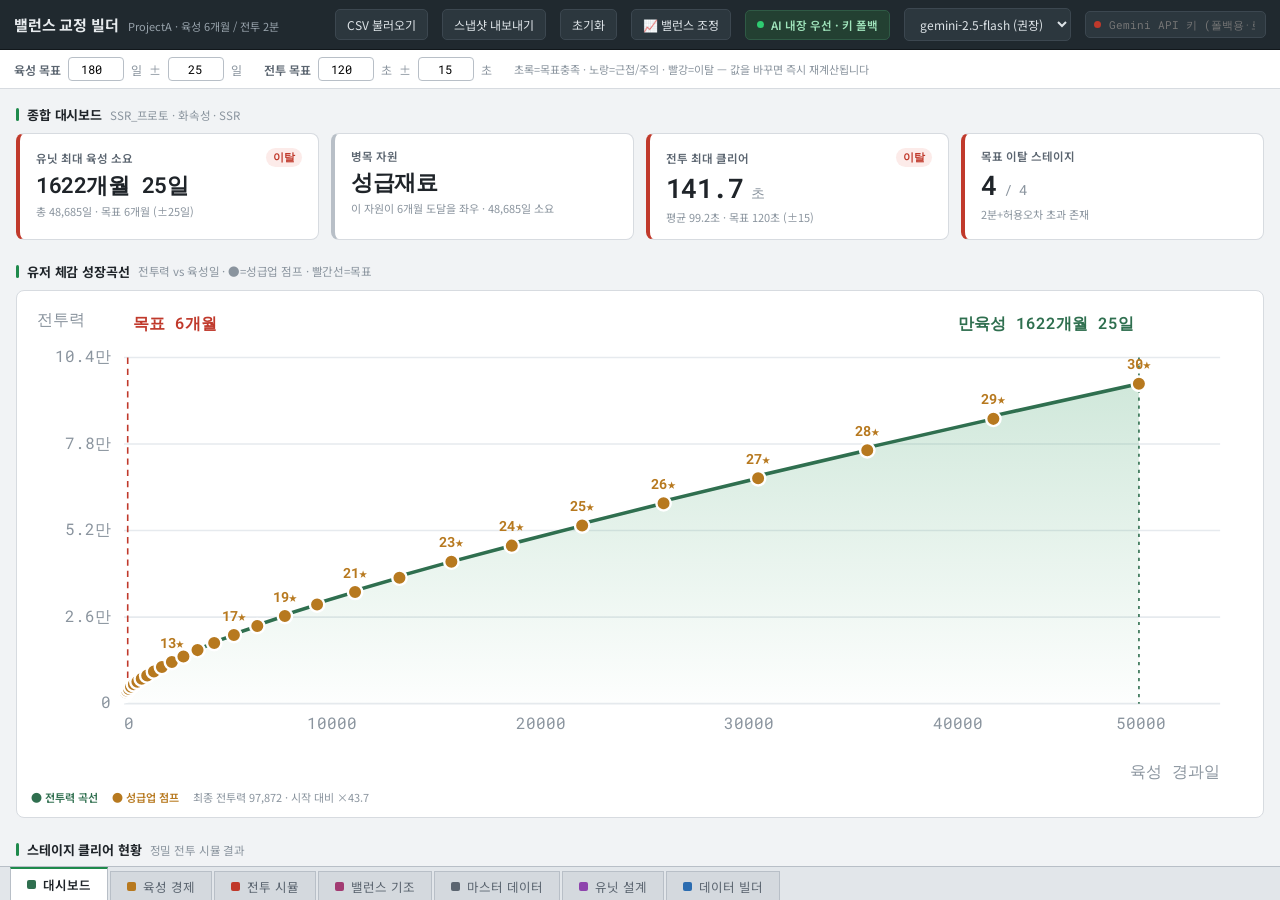
<file: index.html>
<!DOCTYPE html>
<html lang="ko">
<head>
<meta charset="UTF-8">
<meta name="viewport" content="width=device-width, initial-scale=1.0">
<meta http-equiv="Cache-Control" content="no-cache">
<link rel="icon" href="data:,">
<title>ProjectA 밸런스 교정 빌더</title>
<link rel="preconnect" href="https://fonts.googleapis.com">
<link rel="preconnect" href="https://fonts.gstatic.com" crossorigin>
<link href="https://fonts.googleapis.com/css2?family=Noto+Sans+KR:wght@400;500;600;700&family=Roboto+Mono:wght@400;500;600&display=swap" rel="stylesheet">
<link rel="stylesheet" href="css/builder.css?v=13">
</head>
<body>

  <!-- 상단 툴바 -->
  <div class="toolbar">
    <div class="brand"><b>밸런스 교정 빌더</b><span>ProjectA · 육성 6개월 / 전투 2분</span></div>
    <div class="spacer"></div>
    <button class="tbtn" id="btn-import">CSV 불러오기</button>
    <button class="tbtn" id="btn-export">스냅샷 내보내기</button>
    <button class="tbtn" id="btn-reset">초기화</button>
    <button class="tbtn" id="btn-cgdock" title="그래프로 값을 조정해 모든 탭에 일괄 적용">📈 밸런스 조정</button>
    <span class="aibadge" title="Claude Design 환경에서는 내장 AI를 자동 사용하고, 독립 실행 시 아래 Gemini 키로 폴백합니다"><span class="dot on"></span>AI 내장 우선 · 키 폴백</span>
    <!-- 독립 실행(file:// · 일반 서버) 폴백용 — 내장 AI(window.claude)가 있으면 이 값은 무시됨 -->
    <select id="model" class="tbtn" title="폴백 시 사용할 Gemini 모델" style="appearance:auto">
      <option value="gemini-2.5-flash">gemini-2.5-flash (권장)</option>
      <option value="gemini-2.5-flash-lite">gemini-2.5-flash-lite</option>
      <option value="gemini-2.5-pro">gemini-2.5-pro</option>
    </select>
    <div class="keypill" title="독립 실행 시 사용할 Google Gemini API 키 — 내장 AI가 있으면 무시됩니다"><span class="dot" id="keydot"></span><input id="apikey" type="password" placeholder="Gemini API 키 (폴백용·로컬 저장)" autocomplete="off"></div>
  </div>

  <!-- 목표바 -->
  <div class="targetbar" id="targetbar">
    <div class="grp"><label>육성 목표</label><input type="number" data-path="targets.maxDays" value="180"><span class="unit">일</span>
      <span class="vtxt">±</span><input type="number" data-path="targets.daysTol" value="25"><span class="unit">일</span></div>
    <div class="grp"><label>전투 목표</label><input type="number" data-path="targets.clearSec" value="120"><span class="unit">초</span>
      <span class="vtxt">±</span><input type="number" data-path="targets.clearTol" value="15"><span class="unit">초</span></div>
    <div class="grp muted" style="font-size:11px">초록=목표충족 · 노랑=근접/주의 · 빨강=이탈 — 값을 바꾸면 즉시 재계산됩니다</div>
  </div>

  <!-- 본문 -->
  <div class="sheet" id="sheet"></div>

  <!-- 시트탭 -->
  <div class="sheettabs">
    <div class="tab active" data-tab="dashboard"><span class="ico" style="background:#2f6f4f"></span>대시보드</div>
    <div class="tab" data-tab="economy"><span class="ico" style="background:#b7791f"></span>육성 경제</div>
    <div class="tab" data-tab="combat"><span class="ico" style="background:#c0392b"></span>전투 시뮬</div>
    <div class="tab" data-tab="doctrine"><span class="ico" style="background:#a23b72"></span>밸런스 기조</div>
    <div class="tab" data-tab="master"><span class="ico" style="background:#5b6570"></span>마스터 데이터</div>
    <div class="tab" data-tab="units"><span class="ico" style="background:#8e44ad"></span>유닛 설계</div>
    <div class="tab" data-tab="builder"><span class="ico" style="background:#2b6cb0"></span>데이터 빌더</div>
  </div>

  <!-- CSV 임포트 모달 -->
  <div class="modal-bg" id="importModal">
    <div class="modal">
      <span class="modal-close">&times;</span>
      <h3>CSV 마스터 불러오기</h3>
      <p class="hint" style="margin-top:0">4-Row 헤더(타입 / 스코프 / 필드명 / 데이터) 규칙의 CSV를 지원합니다. UnitMaster · UnitLevelUpCostMaster · StarUpCostMaster 등은 곡선/테이블에 자동 매핑되고, 나머지는 [마스터 데이터] 탭에 보관됩니다.</p>
      <div class="drop" id="dropzone">CSV 파일을 여기에 끌어다 놓거나 클릭해 선택<br><span class="muted" style="font-size:11px">여러 파일 동시 가능</span></div>
      <input type="file" id="fileInput" accept=".csv" multiple style="display:none">
      <div class="filelist" id="importList"></div>
    </div>
  </div>

  <div class="toast" id="toast"></div>

  <!-- 전역 밸런스 조정 패널(곡선·일괄·열) — 모든 탭에서 사용 -->
  <div id="cgdock"></div>

  <script src="js/data.js?v=13"></script>
  <script src="js/schema.js?v=13"></script>
  <script src="js/builder.js?v=13"></script>
  <script src="js/doctrine.js?v=13"></script>
  <script src="js/economy.js?v=13"></script>
  <script src="js/combat.js?v=13"></script>
  <script src="js/units.js?v=13"></script>
  <script src="js/gemini.js?v=13"></script>
  <script src="js/render.js?v=13"></script>
  <script src="js/render2.js?v=13"></script>
  <script src="js/render_units.js?v=13"></script>
  <script src="js/render_builder.js?v=13"></script>
  <script src="js/render_doctrine.js?v=13"></script>
  <script src="js/app.js?v=13"></script>
</body>
</html>
</file>
<file: css/builder.css>
/* ============================================================
   builder.css — 라이트 스프레드시트(엑셀형) UI
   ============================================================ */
:root {
  --bg: #f1f3f5;
  --panel: #ffffff;
  --grid: #d7dbe0;
  --grid-strong: #b8bfc7;
  --head: #f4f6f8;
  --head-2: #eaeef2;
  --ink: #1f2429;
  --ink-2: #5b6570;
  --ink-3: #8a949e;
  --accent: #2f6f4f;          /* 차분한 그린 */
  --accent-ink: #1f8a4c;
  --sel: #2563eb;
  --sel-bg: #e8f0fe;
  --ok: #1f8a4c;   --ok-bg: #e6f6ec;
  --warn: #b7791f; --warn-bg: #fdf3e0;
  --bad: #c0392b;  --bad-bg: #fcebe9;
  --mono: "Roboto Mono", ui-monospace, "SFMono-Regular", Menlo, Consolas, monospace;
  --sans: "Noto Sans KR", -apple-system, "Segoe UI", Roboto, sans-serif;
  --row-h: 30px;
}

* { box-sizing: border-box; }
html, body { margin: 0; height: 100%; }
body {
  font-family: var(--sans);
  background: var(--bg);
  color: var(--ink);
  font-size: 13px;
  display: flex; flex-direction: column;
  height: 100vh; overflow: hidden;
  -webkit-font-smoothing: antialiased;
}

/* ---------- 상단 툴바 ---------- */
.toolbar {
  display: flex; align-items: center; gap: 14px;
  padding: 8px 14px;
  background: #20292f; color: #e7ebee;
  border-bottom: 1px solid #11171b;
  flex-shrink: 0;
}
.toolbar .brand { display: flex; align-items: baseline; gap: 9px; }
.toolbar .brand b { font-size: 15px; font-weight: 700; letter-spacing: -0.01em; }
.toolbar .brand span { font-size: 11px; color: #97a2ab; }
.toolbar .spacer { flex: 1; }
.toolbar .tbtn {
  font-family: var(--sans); font-size: 12px;
  background: #2c373e; color: #dde3e7; border: 1px solid #3c4750;
  padding: 6px 11px; border-radius: 5px; cursor: pointer; white-space: nowrap;
}
.toolbar .tbtn:hover { background: #36434b; }
.toolbar .tbtn.primary { background: var(--accent-ink); border-color: var(--accent-ink); color: #fff; font-weight: 600; }
.toolbar .tbtn.primary:hover { filter: brightness(1.08); }
.toolbar .keypill {
  display: flex; align-items: center; gap: 6px;
  background: #2c373e; border: 1px solid #3c4750; border-radius: 5px; padding: 4px 8px;
}
.toolbar .keypill input {
  background: transparent; border: none; color: #dde3e7; font-family: var(--mono);
  font-size: 11px; width: 150px; outline: none;
}
.toolbar .keypill .dot { width: 7px; height: 7px; border-radius: 50%; background: #c0392b; }
.toolbar .keypill .dot.on { background: #2ecc71; }
.toolbar .aibadge { display: flex; align-items: center; gap: 7px; background: #234032; color: #9fe3bb;
  border: 1px solid #2f5a45; border-radius: 5px; padding: 6px 11px; font-size: 11.5px; font-weight: 600; white-space: nowrap; }
.toolbar .aibadge .dot { width: 7px; height: 7px; border-radius: 50%; background: #2ecc71; }

/* ---------- 목표바 ---------- */
.targetbar {
  display: flex; align-items: center; gap: 22px;
  padding: 7px 14px; background: #fff; border-bottom: 1px solid var(--grid);
  flex-shrink: 0; font-size: 12px; flex-wrap: wrap;
}
.targetbar .grp { display: flex; align-items: center; gap: 7px; }
.targetbar label { color: var(--ink-2); font-weight: 600; }
.targetbar input { width: 56px; font-family: var(--mono); font-size: 12px;
  border: 1px solid var(--grid-strong); border-radius: 4px; padding: 3px 6px; text-align: right; }
.targetbar .unit { color: var(--ink-3); }
.targetbar .vtxt { color: var(--ink-3); }

/* ---------- 본문 ---------- */
.sheet { flex: 1; overflow: auto; padding: 16px; }
.sheet-inner { max-width: 1500px; margin: 0 auto; }

/* ---------- 시트탭(엑셀 하단) ---------- */
.sheettabs {
  display: flex; align-items: stretch; gap: 2px;
  background: #e2e6ea; border-top: 1px solid var(--grid-strong);
  padding: 0 10px; flex-shrink: 0; height: 34px;
}
.sheettabs .tab {
  display: flex; align-items: center; gap: 7px;
  padding: 0 16px; font-size: 12.5px; color: var(--ink-2); cursor: pointer;
  background: #d4d9de; border: 1px solid var(--grid-strong); border-bottom: none;
  border-radius: 0 0 0 0; margin-top: 4px;
}
.sheettabs .tab .ico { width: 9px; height: 9px; border-radius: 2px; }
.sheettabs .tab.active { background: #fff; color: var(--ink); font-weight: 600; margin-top: 0; border-top: 2px solid var(--accent-ink); }

/* ---------- 카드/섹션 ---------- */
.section { margin-bottom: 22px; }
.section > h2 {
  font-size: 13px; font-weight: 700; color: var(--ink); margin: 0 0 9px;
  display: flex; align-items: center; gap: 8px; letter-spacing: -0.01em;
}
.section > h2 .sub { font-weight: 400; color: var(--ink-3); font-size: 11.5px; }
.section > h2::before { content: ""; width: 3px; height: 13px; background: var(--accent-ink); border-radius: 2px; }

.cards { display: grid; grid-template-columns: repeat(auto-fit, minmax(210px, 1fr)); gap: 12px; }
.card {
  background: var(--panel); border: 1px solid var(--grid); border-radius: 8px; padding: 14px 16px;
}
.card .k { font-size: 11.5px; color: var(--ink-2); font-weight: 600; margin-bottom: 6px; display: flex; align-items: center; justify-content: space-between; }
.card .v { font-family: var(--mono); font-size: 27px; font-weight: 600; line-height: 1.1; letter-spacing: -0.02em; }
.card .v small { font-size: 14px; color: var(--ink-3); font-weight: 400; }
.card .meta { font-size: 11px; color: var(--ink-3); margin-top: 6px; }
.card.kpi { border-left: 4px solid var(--grid-strong); }
.card.kpi.ok { border-left-color: var(--ok); }
.card.kpi.warn { border-left-color: var(--warn); }
.card.kpi.bad { border-left-color: var(--bad); }

.badge { font-size: 10.5px; font-weight: 700; padding: 2px 7px; border-radius: 20px; font-family: var(--mono); }
.badge.ok { background: var(--ok-bg); color: var(--ok); }
.badge.warn { background: var(--warn-bg); color: var(--warn); }
.badge.bad { background: var(--bad-bg); color: var(--bad); }

/* ---------- 그리드 테이블 ---------- */
.grid {
  background: var(--panel); border: 1px solid var(--grid-strong); border-radius: 6px; overflow: hidden;
  width: 100%; border-collapse: collapse; font-size: 12.5px;
}
.grid th, .grid td {
  border: 1px solid var(--grid); padding: 0 9px; height: var(--row-h);
  text-align: right; white-space: nowrap;
}
.grid thead th {
  background: var(--head); color: var(--ink-2); font-weight: 600; font-size: 11.5px;
  position: sticky; top: 0; z-index: 2; text-align: right;
}
.grid th.l, .grid td.l { text-align: left; }
.grid td.num, .grid th.num { font-family: var(--mono); }
.grid tbody tr:hover { background: #f7fafc; }
.grid td.total, .grid tfoot td { background: var(--head-2); font-weight: 700; font-family: var(--mono); }
.grid tfoot td.l { font-family: var(--sans); }
.grid .corner { background: var(--head-2); }

/* 편집 가능 셀 */
.grid td.edit { background: #fffdf4; cursor: text; position: relative; }
.grid td.edit:hover { background: #fff8df; }
.grid td.edit input {
  width: 100%; border: none; background: transparent; font-family: var(--mono); font-size: 12.5px;
  text-align: right; outline: none; color: var(--sel); padding: 0;
}
.grid td.edit:focus-within { box-shadow: inset 0 0 0 2px var(--sel); background: var(--sel-bg); }

.grid td.st-ok { background: var(--ok-bg); color: var(--ok); font-weight: 700; }
.grid td.st-warn { background: var(--warn-bg); color: var(--warn); font-weight: 700; }
.grid td.st-bad { background: var(--bad-bg); color: var(--bad); font-weight: 700; }

/* 미니 바 */
.bar { height: 8px; background: #eceff2; border-radius: 4px; overflow: hidden; min-width: 80px; }
.bar > i { display: block; height: 100%; border-radius: 4px; }
.bar.ok > i { background: var(--ok); }
.bar.warn > i { background: var(--warn); }
.bar.bad > i { background: var(--bad); }

/* 서브 컨트롤 */
.row { display: flex; gap: 16px; align-items: flex-start; flex-wrap: wrap; }
.col { flex: 1; min-width: 280px; }
.tinp { font-family: var(--mono); font-size: 12px; border: 1px solid var(--grid-strong); border-radius: 4px; padding: 4px 7px; width: 90px; text-align: right; }
.seg { display: inline-flex; border: 1px solid var(--grid-strong); border-radius: 5px; overflow: hidden; }
.seg button { font-family: var(--sans); font-size: 12px; background: #fff; border: none; padding: 5px 12px; cursor: pointer; color: var(--ink-2); }
.seg button.active { background: var(--accent-ink); color: #fff; font-weight: 600; }
.seg button + button { border-left: 1px solid var(--grid-strong); }

.btn { font-family: var(--sans); font-size: 12px; background: #fff; border: 1px solid var(--grid-strong);
  padding: 6px 12px; border-radius: 5px; cursor: pointer; color: var(--ink); }
.btn:hover { background: #f3f5f7; }
.btn.accent { background: var(--accent-ink); border-color: var(--accent-ink); color: #fff; font-weight: 600; }
.btn.accent:hover { filter: brightness(1.08); }
.btn:disabled { opacity: .5; cursor: not-allowed; }

/* AI 패널 */
.ai {
  background: linear-gradient(180deg, #fbfdfc, #f6faf8);
  border: 1px solid #cfe3d8; border-radius: 8px; padding: 14px 16px;
}
.ai h3 { margin: 0 0 4px; font-size: 12.5px; display: flex; align-items: center; gap: 8px; }
.ai h3 .g { font-family: var(--mono); font-size: 10px; background: #1f8a4c; color: #fff; padding: 2px 6px; border-radius: 4px; }
.ai .out { font-size: 12.5px; line-height: 1.65; color: var(--ink); margin-top: 10px; white-space: pre-wrap; }
.ai .out.empty { color: var(--ink-3); font-style: italic; }
.ai .out h2 { font-size: 13px; margin: 12px 0 5px; }
.ai .out ul, .ai .out ol { margin: 6px 0; padding-left: 20px; }
.ai .out code { font-family: var(--mono); background: #eef3f0; padding: 1px 4px; border-radius: 3px; }
.ai .sugg { border: 1px solid var(--grid); border-radius: 6px; padding: 9px 11px; margin-top: 8px; background: #fff; }
.ai .sugg .top { display: flex; justify-content: space-between; gap: 8px; align-items: baseline; }
.ai .sugg .area { font-family: var(--mono); font-size: 10px; padding: 1px 6px; border-radius: 4px; background: #e8f0fe; color: var(--sel); }
.ai .sugg .act { font-weight: 700; }
.ai .sugg .why { font-size: 11.5px; color: var(--ink-2); margin-top: 3px; }
.ai .sugg.applied { background: #f3fbf6; border-color: #bfe3cd; }
.sgbar { display: flex; align-items: center; gap: 10px; margin: 10px 0 4px; flex-wrap: wrap; }
.ai .sugg .sgfoot { display: flex; align-items: center; justify-content: space-between; gap: 10px; margin-top: 8px; flex-wrap: wrap; }
.sgcode { font-family: var(--mono); font-size: 10.5px; background: #eef3f0; padding: 2px 6px; border-radius: 4px; color: var(--ink); }
.sgdelta { font-family: var(--mono); font-size: 11.5px; color: var(--ink-2); }
.sgdelta b { color: var(--accent-ink); }
.sgbtn { padding: 4px 14px; font-size: 11.5px; }
.sgdone { font-size: 11.5px; color: var(--accent-ink); font-weight: 700; }
.ai .sugg .sgpatch { font-size: 11px; }
.spin { display: inline-block; width: 13px; height: 13px; border: 2px solid #cfe3d8; border-top-color: var(--accent-ink);
  border-radius: 50%; animation: sp 0.7s linear infinite; vertical-align: -2px; }
@keyframes sp { to { transform: rotate(360deg); } }

/* 전투 타임라인 */
.timeline { display: flex; flex-direction: column; gap: 5px; }
.tl-row { display: grid; grid-template-columns: 64px 1fr 60px; align-items: center; gap: 9px; font-size: 11.5px; }
.tl-track { height: 16px; background: #eceff2; border-radius: 4px; position: relative; overflow: hidden; }
.tl-seg { position: absolute; top: 0; height: 100%; border-right: 1px solid #fff; display: flex; align-items: center; padding-left: 5px; font-size: 9.5px; color: #fff; font-family: var(--mono); }
.tl-target { position: absolute; top: -2px; height: 20px; width: 2px; background: #c0392b; z-index: 3; }
.tl-target::after { content: "2분"; position: absolute; top: -13px; left: 3px; font-size: 9px; color: #c0392b; font-family: var(--mono); }

.muted { color: var(--ink-3); }
.mono { font-family: var(--mono); }
.hint { font-size: 11px; color: var(--ink-3); margin-top: 6px; }
.toast { position: fixed; bottom: 50px; left: 50%; transform: translateX(-50%); background: #20292f; color: #fff;
  padding: 9px 16px; border-radius: 7px; font-size: 12.5px; z-index: 100; opacity: 0; transition: opacity .2s, transform .2s; pointer-events: none; }
.toast.show { opacity: 1; transform: translateX(-50%) translateY(-4px); }

/* 모달 */
.modal-bg { position: fixed; inset: 0; background: rgba(20,25,30,.45); display: none; align-items: center; justify-content: center; z-index: 200; }
.modal-bg.show { display: flex; }
.modal { background: #fff; border-radius: 10px; width: min(560px, 92vw); max-height: 86vh; overflow: auto; padding: 20px 22px; }
.modal h3 { margin: 0 0 12px; font-size: 15px; }
.modal .drop { border: 2px dashed var(--grid-strong); border-radius: 8px; padding: 26px; text-align: center; color: var(--ink-3); cursor: pointer; }
.modal .drop.over { border-color: var(--accent-ink); background: var(--ok-bg); color: var(--accent-ink); }
.modal .filelist { margin-top: 12px; font-size: 12px; }
.modal .filelist div { display: flex; justify-content: space-between; padding: 4px 0; border-bottom: 1px solid var(--grid); }
.modal-close { float: right; cursor: pointer; color: var(--ink-3); font-size: 18px; line-height: 1; }
table.mini { border-collapse: collapse; font-size: 11.5px; width: 100%; margin-top: 6px; }
table.mini td, table.mini th { border: 1px solid var(--grid); padding: 3px 7px; text-align: right; }
table.mini th { background: var(--head); }

/* ============================================================
   데이터 빌더 탭
   ============================================================ */
.sheet-inner.bfull { max-width: 100%; }

.bbar { display: flex; justify-content: space-between; align-items: center; gap: 12px;
  margin-bottom: 12px; padding-bottom: 11px; border-bottom: 1px solid var(--grid); flex-wrap: wrap; }
.bbar-l b { font-size: 14px; }
.bbar-l .muted { margin-left: 9px; font-size: 11.5px; }
.bbar-r { display: flex; gap: 8px; flex-wrap: wrap; align-items: center; }
.bbar-sep { width: 1px; height: 20px; background: var(--grid-strong); margin: 0 2px; }

/* 불러오기 로그 */
.bloadlog:empty { display: none; }
.bloadlog { background: #f4f8ff; border: 1px solid #cfe0f5; border-radius: 8px; padding: 9px 12px; margin-bottom: 12px; font-size: 11.5px; }
.bll-h { font-weight: 700; color: #2b6cb0; margin-bottom: 5px; }
.bll-row { display: flex; justify-content: space-between; gap: 10px; padding: 2px 0; border-bottom: 1px solid #e4edf8; }
.bll-row:last-child { border-bottom: none; }
.bll-row .lf { font-family: var(--mono); color: var(--ink); }
.bll-row .lo { font-family: var(--mono); color: var(--accent-ink); }
.bll-row .le { font-family: var(--mono); color: var(--bad); }

/* AI 데이터 생성 패널 */
.aigen { background: linear-gradient(180deg, #f7fbff, #f2f7fd); border: 1px solid #cfe0f5; border-radius: 8px; padding: 10px 12px; margin-bottom: 12px; }
.aigen-row { display: flex; align-items: center; gap: 9px; flex-wrap: wrap; }
.aigen-label { font-weight: 700; font-size: 12.5px; color: #2b6cb0; white-space: nowrap; }
.aigen-input { flex: 1; min-width: 240px; font: 13px var(--sans); padding: 7px 11px; border: 1px solid var(--grid-strong); border-radius: 6px; outline: none; }
.aigen-input:focus { box-shadow: 0 0 0 2px #bcd6f5; border-color: #2b6cb0; }
.aigen-flow:empty { display: none; }
.aigen-flow { margin-top: 10px; }
.aig-card { background: #fff; border: 1px solid var(--grid-strong); border-radius: 8px; padding: 12px 14px; font-size: 12.5px; }
.aig-head { font-weight: 700; margin-bottom: 10px; font-size: 13px; }
.aig-q { display: flex; flex-direction: column; gap: 4px; margin-bottom: 9px; max-width: 520px; }
.aig-q label { font-size: 12px; color: var(--ink-2); font-weight: 600; }
.aig-input { font: 13px var(--sans); padding: 6px 9px; border: 1px solid var(--grid-strong); border-radius: 5px; outline: none; background: #fff; }
.aig-input:focus { box-shadow: inset 0 0 0 2px var(--sel); }
.aig-hint { font-size: 11px; color: var(--ink-3); margin-top: 4px; }
.aig-foot { display: flex; gap: 8px; margin-top: 12px; flex-wrap: wrap; }

/* 베이스라인(기준 저장) 바 */
.baselinebar { display: flex; align-items: center; gap: 10px; flex-wrap: wrap; background: #fbf7ec; border: 1px solid #e6d9b8; border-radius: 8px; padding: 8px 12px; margin-bottom: 12px; font-size: 12px; }
.bl-h { font-weight: 700; color: #9a7b1f; white-space: nowrap; }
.bl-item { display: inline-flex; align-items: center; gap: 6px; background: #fff; border: 1px solid #e6d9b8; border-radius: 6px; padding: 3px 6px 3px 10px; }
.bl-item b { font-family: var(--mono); }
.bl-btn { font: 11px var(--sans); background: var(--accent-ink); color: #fff; border: none; border-radius: 4px; padding: 3px 9px; cursor: pointer; }
.bl-btn:hover { filter: brightness(1.08); }
.bl-x { border: none; background: transparent; color: var(--ink-3); cursor: pointer; font-size: 11px; padding: 2px 4px; }
.bl-x:hover { color: var(--bad); }
.bl-btn.alt { background: #5b6570; }

/* 검증 / 비교 결과 패널 */
.auditpanel:empty { display: none; }
.auditpanel { margin-bottom: 12px; }
.audit-card { background: #fff; border: 1px solid var(--grid-strong); border-radius: 8px; padding: 12px 14px; font-size: 12.5px; }
.audit-card.okc { background: #e6f6ec; border-color: #cfe3d8; color: #1f8a4c; font-weight: 600; display: flex; justify-content: space-between; align-items: center; gap: 10px; }
.audit-head { display: flex; align-items: center; gap: 10px; font-weight: 700; margin-bottom: 9px; flex-wrap: wrap; }
.audit-head .muted { font-weight: 400; }
.audit-head .btn { margin-left: auto; }
.audit-scroll { max-height: 300px; overflow: auto; }
.audit-t { font-family: var(--mono); font-size: 10px; background: #fcebe9; color: var(--bad); padding: 1px 6px; border-radius: 4px; }

/* 구간 최대 누적 카드 */
.cumcards { display: grid; grid-template-columns: repeat(3, 1fr); gap: 10px; margin-bottom: 12px; }
.cumcard { border-radius: 8px; padding: 11px 14px; border: 1px solid var(--grid-strong); }
.cumcard .cl { font-size: 11.5px; font-weight: 600; color: var(--ink-2); }
.cumcard .cv { font-family: var(--mono); font-size: 23px; font-weight: 700; margin: 4px 0 2px; }
.cumcard .ch { font-size: 10.5px; color: var(--ink-3); }
.cumcard.gold { background: #fff8e8; border-color: #ecdcae; } .cumcard.gold .cv { color: #9a7b1f; }
.cumcard.shard { background: #eef4ff; border-color: #cfe0f5; } .cumcard.shard .cv { color: #2b6cb0; }
.cumcard.book { background: #f0f7ee; border-color: #cfe3c8; } .cumcard.book .cv { color: #3f8f5b; }
.cbar { height: 12px; background: #eceff2; border-radius: 4px; overflow: hidden; min-width: 80px; }
.cbar > i { display: block; height: 100%; background: #c9a635; }
.cbar.shard > i { background: #2b6cb0; }
.grid .cumcol { background: #fff8e8; color: #9a7b1f; font-family: var(--mono); }

/* 합산표 세부 펼침 */
tr.costmain { cursor: pointer; }
tr.costmain:hover td { background: #f3f6f9; }
tr.costmain.open td { background: #eef4ff; font-weight: 600; }
.exptri { display: inline-block; width: 12px; color: var(--ink-3); font-size: 9px; }
tr.costmain.open .exptri { color: var(--sel); }
.costdetailcell { padding: 0 0 8px 28px !important; background: #fafbfc; }
table.cost-detail { width: auto; min-width: 320px; margin: 6px 0; border-collapse: collapse; font-size: 11.5px; }
table.cost-detail th, table.cost-detail td { border: 1px solid var(--grid); padding: 3px 10px; }
table.cost-detail th { background: var(--head); font-weight: 600; }
table.cost-detail .cumcol { background: #fff8e8; color: #9a7b1f; font-family: var(--mono); }

/* 구간별 차등·누적 비용 */
.subh { font-size: 12px; font-weight: 700; color: var(--ink-2); margin-bottom: 6px; }
.cbar { height: 8px; background: #eceff2; border-radius: 4px; overflow: hidden; min-width: 80px; }
.cbar > i { display: block; height: 100%; background: linear-gradient(90deg, #c9a227, #b7791f); border-radius: 4px; }
.cbar.shard > i { background: linear-gradient(90deg, #8e6fb0, #6b4d8f); }

.bimp { color: #2b6cb0; font-size: 8px; margin-left: 4px; vertical-align: 1px; }
.kbadge.kimp { background: #e1edfb; color: #2b6cb0; }

.bwrap { display: flex; gap: 14px; align-items: flex-start; }

/* 좌측 내비 */
.bnav { width: 240px; flex-shrink: 0; background: var(--panel); border: 1px solid var(--grid-strong);
  border-radius: 8px; max-height: 70vh; overflow: auto; padding: 6px; }
.bgroup { margin-bottom: 4px; }
.bgroup-h { display: flex; align-items: center; gap: 6px; font-size: 11px; font-weight: 700; color: var(--ink-2);
  padding: 7px 8px 4px; }
.bgroup-h .dot { width: 8px; height: 8px; border-radius: 2px; flex-shrink: 0; }
.bgroup-h .bgc { margin-left: auto; font-family: var(--mono); font-size: 10px; color: var(--ink-3); }
.bitem { display: flex; align-items: center; gap: 6px; padding: 4px 8px; border-radius: 5px; cursor: pointer;
  color: var(--ink-2); }
.bitem:hover { background: #f0f3f6; }
.bitem.active { background: var(--sel-bg); color: var(--sel); font-weight: 600; }
.bitem .bk { font-family: var(--mono); font-size: 11px; white-space: nowrap; overflow: hidden; text-overflow: ellipsis; }
.bitem .bn { margin-left: auto; font-family: var(--mono); font-size: 10px; background: #eef1f4; color: var(--ink-2);
  border-radius: 9px; padding: 0 6px; min-width: 18px; text-align: center; }
.bitem .bn.z { color: var(--ink-3); background: #f4f6f8; }
.bitem.active .bn { background: #fff; color: var(--sel); }

/* 메인 */
.bmain { flex: 1; min-width: 0; }
.bhead { display: flex; justify-content: space-between; align-items: flex-start; gap: 12px; margin-bottom: 10px; flex-wrap: wrap; }
.bhead-title { font-size: 15px; font-weight: 700; font-family: var(--mono); display: flex; align-items: center; gap: 8px; }
.bhead-desc { font-size: 11.5px; color: var(--ink-3); margin-top: 3px; }
.bhead-r { display: flex; align-items: center; gap: 8px; flex-shrink: 0; }
.bstat { font-family: var(--mono); font-size: 11px; color: var(--ink-3); margin-right: 4px; }
.kbadge { font-family: var(--mono); font-size: 10px; padding: 2px 7px; border-radius: 4px; font-weight: 700; }
.kbadge.kmas { background: #e8f0fe; color: var(--sel); }
.kbadge.kdef { background: #eef0f2; color: var(--ink-2); }
.bsim { background: var(--ok-bg); border: 1px solid #bfe3cd; color: var(--accent-ink); font-size: 11.5px;
  padding: 7px 11px; border-radius: 6px; margin-bottom: 10px; }
.bsim b { font-weight: 700; }

/* 빌더 그리드 */
.bgridwrap { overflow: auto; max-height: 62vh; border: 1px solid var(--grid-strong); border-radius: 8px; background: var(--panel); }
table.bgrid { border-collapse: separate; border-spacing: 0; font-size: 12px; width: max-content; min-width: 100%; }
.bgrid th, .bgrid td { border-right: 1px solid var(--grid); border-bottom: 1px solid var(--grid); white-space: nowrap; }
.bgrid thead th { background: var(--head); position: sticky; top: 0; z-index: 3; padding: 5px 9px; text-align: left; vertical-align: top; }
.bgrid thead th.num { text-align: right; }
.bfield { font-weight: 700; font-size: 11.5px; color: var(--ink); display: flex; align-items: center; gap: 4px; }
.bref { color: var(--sel); font-size: 10px; }
.bmeta { font-family: var(--mono); font-size: 9.5px; color: var(--ink-3); margin-top: 1px; }
.bmeta .bsc-server { color: #b7791f; }
.bmeta .bsc-client { color: #2b6cb0; }

.bidx { width: 36px; text-align: center; background: var(--head-2); color: var(--ink-3); font-family: var(--mono);
  font-size: 10.5px; position: sticky; left: 0; z-index: 2; padding: 4px; }
.bgrip { cursor: grab; color: var(--ink-3); margin-right: 3px; user-select: none; font-size: 11px; }
.bgrip:active { cursor: grabbing; }
.bidx-n { opacity: 0.85; }
.brow.dragging { opacity: 0.4; }
.brow.drop-target td { box-shadow: inset 0 2px 0 var(--sel); }
.bgrid thead th.bidx { z-index: 4; }
.bact { text-align: center; background: var(--head-2); position: sticky; right: 0; z-index: 2; padding: 2px 4px; white-space: nowrap; }
.bgrid thead th.bact { z-index: 4; }

.bedit { background: #fffdf4; padding: 0; }
.bedit input.binp { width: 100%; min-width: 56px; border: none; background: transparent; font-family: var(--mono);
  font-size: 12px; padding: 5px 8px; outline: none; }
.bedit.num input { text-align: right; color: var(--sel); }
.bedit input.btext { color: var(--ink); text-align: left; min-width: 96px; }
.bedit:focus-within { box-shadow: inset 0 0 0 2px var(--sel); background: var(--sel-bg); }
/* ---- 기준(baseline) 대비 변경 셀 하이라이트 + 기존값 툴팁(title) ---- */
.bgrid td.bchanged { background: #fff3ca; position: relative; }
.bgrid td.bchanged .binp, .bgrid td.bchanged .bsel { color: #8a5a00; font-weight: 700; }
.bgrid td.bnew { background: #e6f7ee; position: relative; }
.bgrid td.bnew .binp, .bgrid td.bnew .bsel { color: #1e7a45; font-weight: 600; }
.bgrid td.bchanged::after, .bgrid td.bnew::after { content: ""; position: absolute; top: 0; right: 0;
  width: 0; height: 0; border-top: 7px solid #e69500; border-left: 7px solid transparent; pointer-events: none; }
.bgrid td.bnew::after { border-top-color: #27ae60; }
.bgrid tr.brow-new .bidx { box-shadow: inset 3px 0 0 #27ae60; }
.baselinebar .bl-legend { margin-left: auto; display: inline-flex; align-items: center; gap: 5px; font-size: 11px; color: var(--ink-2); }
.baselinebar .bl-lg { width: 11px; height: 11px; border-radius: 3px; display: inline-block; }
.baselinebar .bl-lg.chg { background: #fff3ca; border: 1px solid #e69500; }
.baselinebar .bl-lg.new { background: #e6f7ee; border: 1px solid #27ae60; }
.bselcell { background: #f4f8ff; padding: 0; }
.bsel { border: none; background: transparent; font-family: var(--mono); font-size: 11.5px; padding: 5px 6px;
  outline: none; width: 100%; max-width: 210px; cursor: pointer; color: var(--ink); }
.bsel.bbool { max-width: 80px; }
select.bsel:focus { box-shadow: inset 0 0 0 2px var(--sel); background: var(--sel-bg); }

.bx { border: none; background: transparent; cursor: pointer; color: var(--ink-3); font-size: 12px; padding: 3px 5px; border-radius: 4px; }
.bx:hover { background: #fff; }
.bdel:hover { color: var(--bad); }
.bdup:hover { color: var(--sel); }
.bgrid tbody tr:hover td.bidx { background: #e6eaef; }
.vgrid-note { position: sticky; bottom: 0; left: 0; background: #eef4ff; color: #2b6cb0; font-size: 10.5px; padding: 3px 10px; border-top: 1px solid #cfe0f5; text-align: right; font-family: var(--mono); }
tr.vspace td { background: transparent; }
.bempty { text-align: center; color: var(--ink-3); padding: 18px; font-style: italic; }

/* ============================================================
   밸런스 기조 탭
   ============================================================ */
.dgrid { display: grid; grid-template-columns: repeat(auto-fit, minmax(150px, 1fr)); gap: 10px; }
.dbox { background: var(--panel); border: 1px solid var(--grid); border-radius: 8px; padding: 10px 12px; }
.dbox.wide { grid-column: span 2; }
.dbox .dl { font-size: 11px; color: var(--ink-2); font-weight: 600; }
.dbox .dv { font-family: var(--mono); font-size: 20px; font-weight: 600; margin: 5px 0 3px; line-height: 1.1; }
.dbox .dv.drow { font-size: 12.5px; display: flex; gap: 12px; flex-wrap: wrap; align-items: center; }
.dbox .dh { font-size: 10.5px; color: var(--ink-3); }
.dbox .tinp { padding: 3px 6px; }

.dwin { position: relative; height: 14px; background: #eceff2; border-radius: 4px; overflow: hidden; min-width: 120px; }
.dwin > i { display: block; height: 100%; background: linear-gradient(90deg, #3fa06a, #2f6f4f); border-radius: 4px; }
.dwin-cap { position: absolute; right: 5px; top: 0; font-size: 9px; line-height: 14px; color: var(--ink-2); font-family: var(--mono); }

/* 성장곡선 차트 */
.gcard { background: var(--panel); border: 1px solid var(--grid); border-radius: 8px; padding: 12px 14px; }
.gchart { width: 100%; height: auto; display: block; }
.gc-ax { font-size: 10px; fill: var(--ink-3); font-family: var(--mono); }
.gc-jl { font-size: 9px; fill: #b7791f; font-family: var(--mono); font-weight: 700; }
.gc-tl { font-size: 10px; font-family: var(--mono); font-weight: 600; }
.gc-legend { display: flex; gap: 14px; align-items: center; font-size: 11px; margin-top: 6px; flex-wrap: wrap; }
.gc-legend .gl1 { color: #2f6f4f; font-weight: 600; }
.gc-legend .gl2 { color: #b7791f; font-weight: 600; }

/* 곡선 생성기 / 열 설정 / 일괄 편집 패널 */
/* 전역 우측 도킹 드로어 — 모든 탭에서 호출, 본문을 좌측으로 밀어 겹침 방지 */
.cgpanel { background: var(--panel); border: 1px solid var(--grid); border-radius: 10px; overflow: hidden;
  position: fixed; top: 8px; right: 8px; bottom: 8px; width: 332px; z-index: 60;
  display: flex; flex-direction: column; box-shadow: -6px 0 22px rgba(0,0,0,.16); }
body.cg-open { padding-right: 348px; }
#cgdock:empty { display: none; }
.toolbar .tbtn.active { background: var(--accent-ink); border-color: var(--accent-ink); color: #fff; font-weight: 600; }
@media (max-width: 1120px) { .cgpanel { width: 300px; } body.cg-open { padding-right: 316px; } }
.cg-ptabs { display: flex; flex-wrap: wrap; align-items: center; gap: 2px; background: #f3f5f7; border-bottom: 1px solid var(--grid); padding: 4px 28px 4px 6px; }
.cg-ptab { border: 0; background: transparent; padding: 5px 9px; font: 600 11.5px var(--sans); color: var(--ink-2); cursor: pointer; border-radius: 6px; }
.cg-ptab.active { background: var(--panel); color: var(--ink); box-shadow: 0 1px 2px rgba(0,0,0,.08); }
.cg-tgt { margin-left: auto; font: 600 10px var(--mono); color: #2563eb; background: #e8f0fe; padding: 2px 7px; border-radius: 10px; }
.cg-close { position: absolute; top: 5px; right: 8px; z-index: 2; border: 0; background: transparent; color: var(--ink-3); font-size: 14px; cursor: pointer; padding: 2px 6px; }
.cg-aiout { margin-top: 6px; }
.cg-aiout .sugg, .cg-aiout .out, .cg-aiout .sgbar { font-size: 11.5px; }
.cg-thead { display: flex; align-items: center; gap: 8px; padding: 9px 14px 0; }
.cg-tlab { font-size: 11px; font-weight: 600; color: var(--ink-2); white-space: nowrap; }
.cg-tablesel { flex: 1; font-weight: 600; }
.cg-tnote { margin: 8px 14px 0; padding: 7px 9px; font-size: 11px; line-height: 1.5; color: #2563eb; background: #eef4ff; border: 1px solid #dbe7ff; border-radius: 6px; }
.cg-tnote b { color: #1d4ed8; }
.cg-pbody { padding: 12px 14px; flex: 1; min-height: 0; overflow-y: auto; }
.cg-desc { font-size: 11px; color: var(--ink-3); margin: 0 0 10px; line-height: 1.5; }
.cg-lab { display: block; font-size: 11px; font-weight: 600; color: var(--ink-2); margin: 12px 0 5px; }
.cg-sel, .cg-numfull { width: 100%; box-sizing: border-box; padding: 7px 9px; border: 1px solid var(--grid-strong); border-radius: 6px; font: 13px var(--sans); background: #fff; color: var(--ink); }
.cg-types { display: flex; gap: 5px; flex-wrap: wrap; }
.cg-type { flex: 1; min-width: 46px; border: 1px solid var(--grid-strong); background: #fff; color: var(--ink-2); padding: 7px 4px; border-radius: 7px; font: 600 12px var(--sans); cursor: pointer; }
.cg-type.sm { padding: 5px 4px; font-size: 11px; }
.cg-type.active { background: #e8f6ee; border-color: #2ecc71; color: #1f8a4c; }
.cg-srow { margin: 10px 0; }
.cg-slh { display: flex; justify-content: space-between; align-items: center; font-size: 11px; color: var(--ink-2); margin-bottom: 3px; }
.cg-num { width: 96px; text-align: right; padding: 3px 6px; border: 1px solid var(--grid-strong); border-radius: 5px; font: 700 13px var(--mono); color: var(--ink); background: #fff; }
.cg-range { width: 100%; accent-color: #2ecc71; cursor: pointer; }
.cg-range2 { display: flex; align-items: center; gap: 8px; }
.cg-range2 .cg-sel { flex: 1; min-width: 0; }
.cg-range2 > span { color: var(--ink-3); }
.cg-row2 { display: flex; gap: 8px; margin-top: 8px; }
.cg-formula { background: #1e2a32; color: #7fe3a8; font: 12px var(--mono); padding: 9px 11px; border-radius: 7px; margin: 12px 0; width: 100%; box-sizing: border-box; border: 0; resize: vertical; }
.cg-chartwrap { background: #18222a; border-radius: 8px; padding: 6px 8px; margin-bottom: 12px; }
.cgchart { width: 100%; height: 100px; display: block; }
.cg-axhi, .cg-axlo { font: 9px var(--mono); fill: #7c93a3; }
.cg-empty { color: #7c93a3; font-size: 11px; text-align: center; padding: 30px 0; }
.cg-apply { width: 100%; border: 0; background: #2ecc71; color: #fff; font: 700 14px var(--sans); padding: 11px; border-radius: 8px; cursor: pointer; margin-top: 4px; }
.cg-apply:hover { background: #27b765; }
.cg-apply.alt { background: #2563eb; }
.cg-apply.alt:hover { background: #1f56cf; }
.cg-vars { margin-top: 14px; font-size: 11px; color: var(--ink-3); line-height: 1.9; }
.cg-vars .cg-vh { font-weight: 700; color: var(--ink-2); margin-bottom: 3px; }
.cg-vars code { background: #f0f2f4; color: #2563eb; padding: 1px 5px; border-radius: 4px; font: 600 11px var(--mono); margin-right: 5px; }
.cg-info { font-size: 11px; color: var(--ink-3); margin: 4px 0 0; }
.cg-prevbox { margin: 10px 0; background: #f6f8f9; border-radius: 7px; padding: 8px 10px; }
.cg-pv { display: flex; justify-content: space-between; font: 11px var(--mono); color: var(--ink-2); padding: 2px 0; }
.cg-pv b { color: #1f8a4c; }
.cg-chips { display: flex; flex-wrap: wrap; gap: 5px; margin: 8px 0 4px; }
.cg-chip { border: 1px solid var(--grid-strong); background: #eef2f6; color: #2563eb; font: 600 11px var(--mono); padding: 3px 8px; border-radius: 6px; cursor: pointer; }
.cg-chip:hover { background: #e0e8f2; }
.cg-apply.danger { background: #c0392b; }
.cg-apply.danger:hover { background: #a93226; }
</file>
